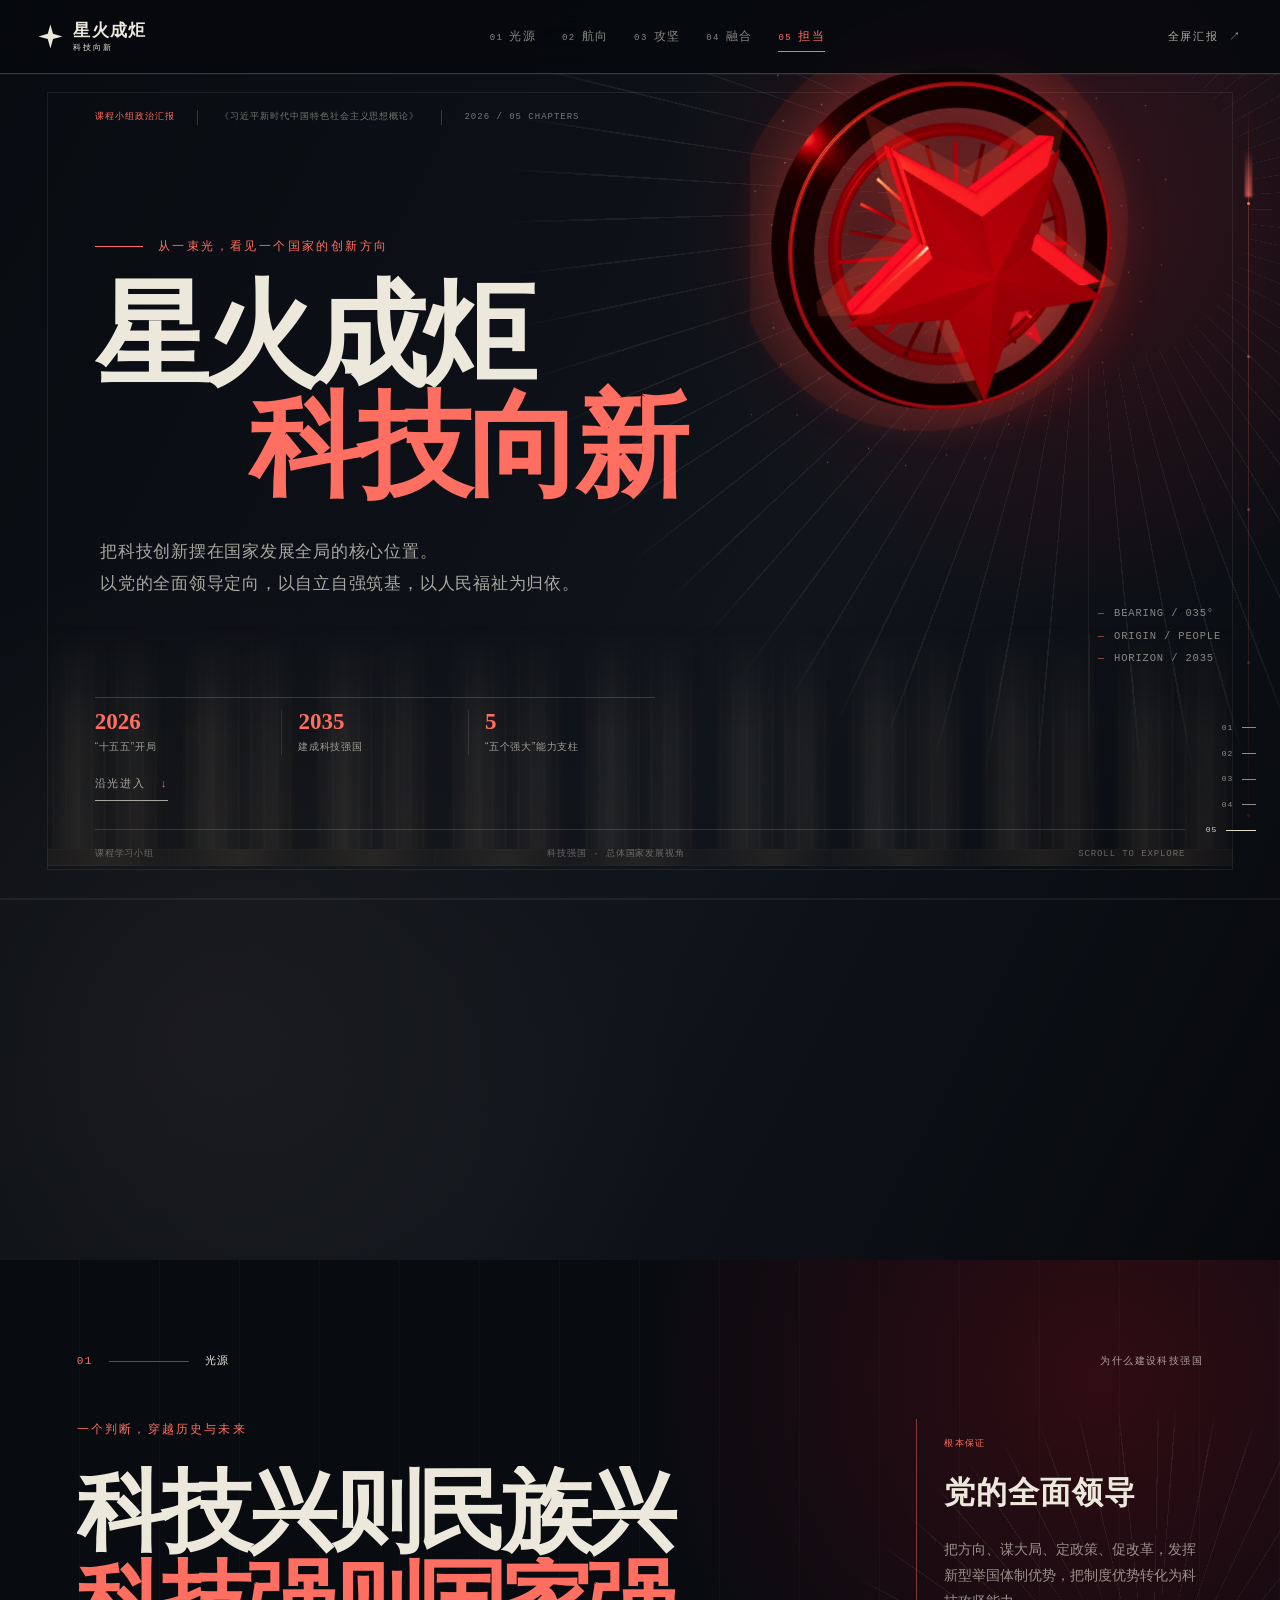
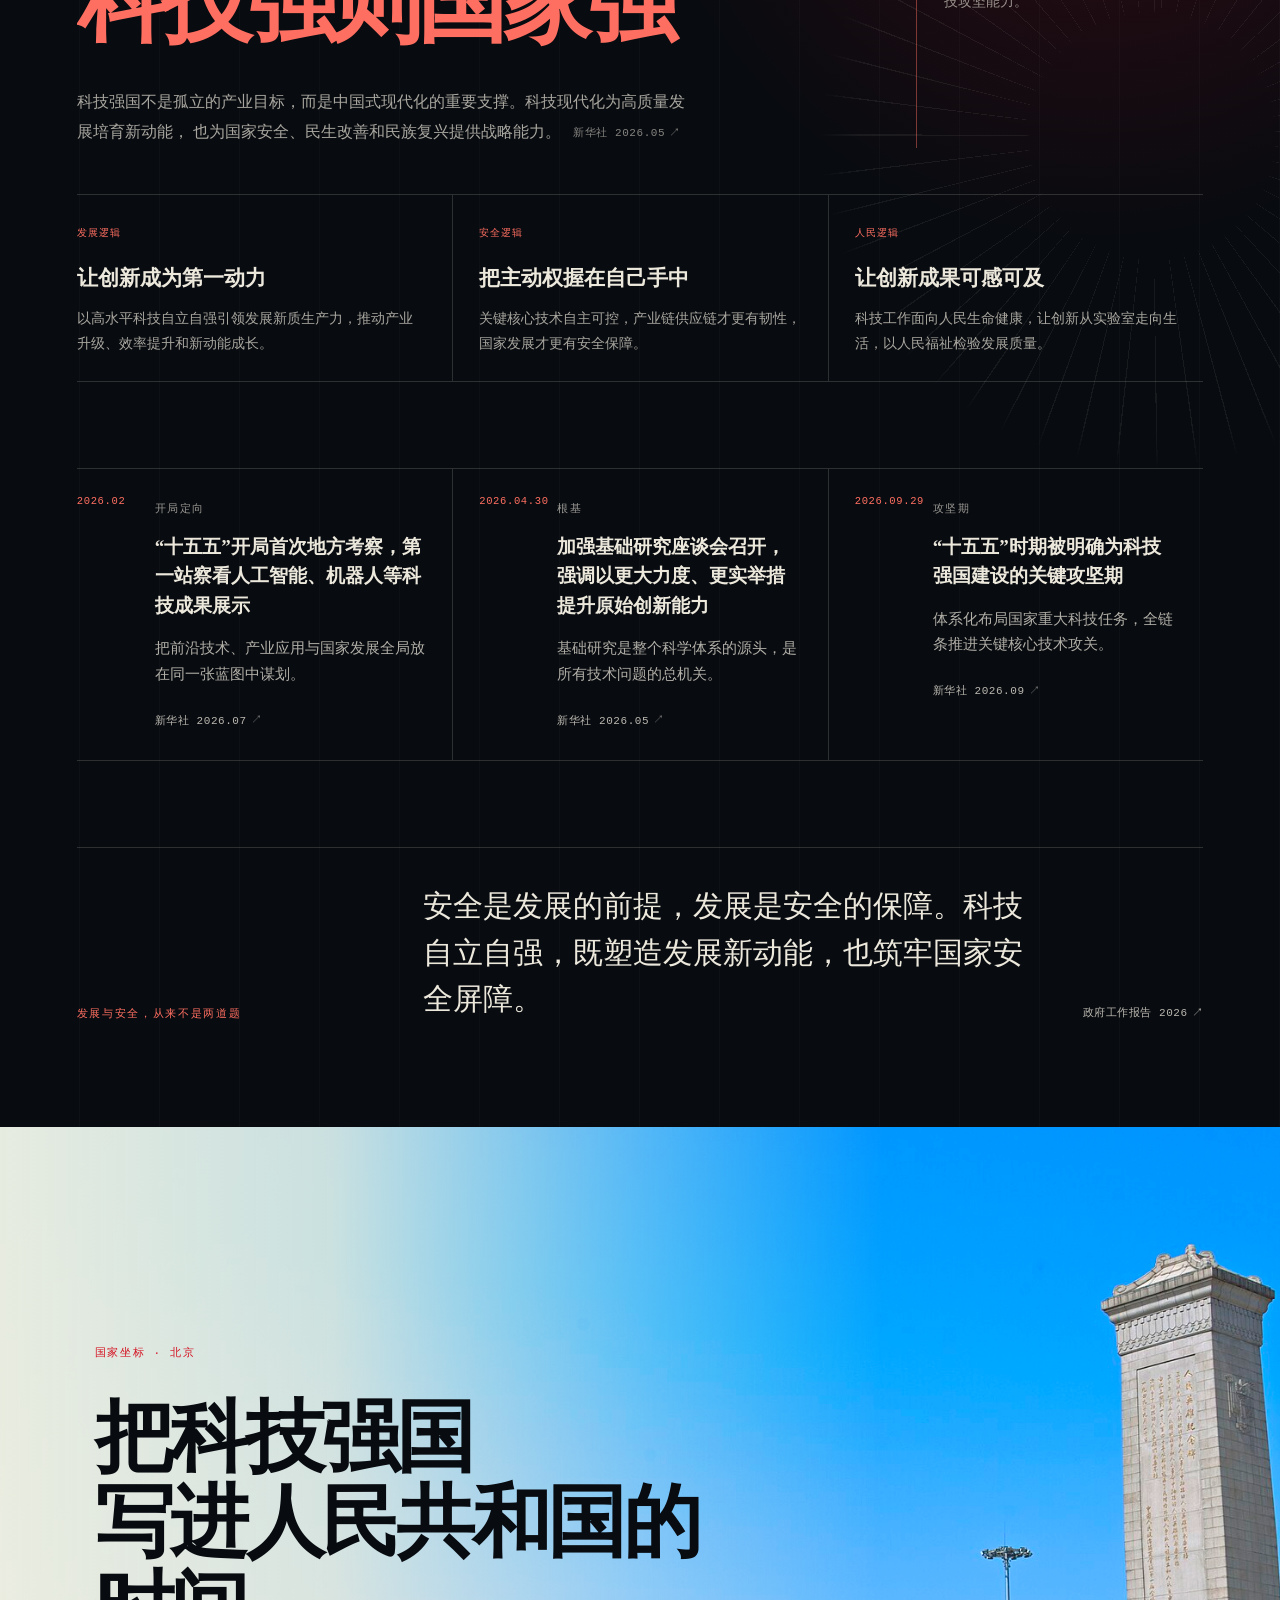
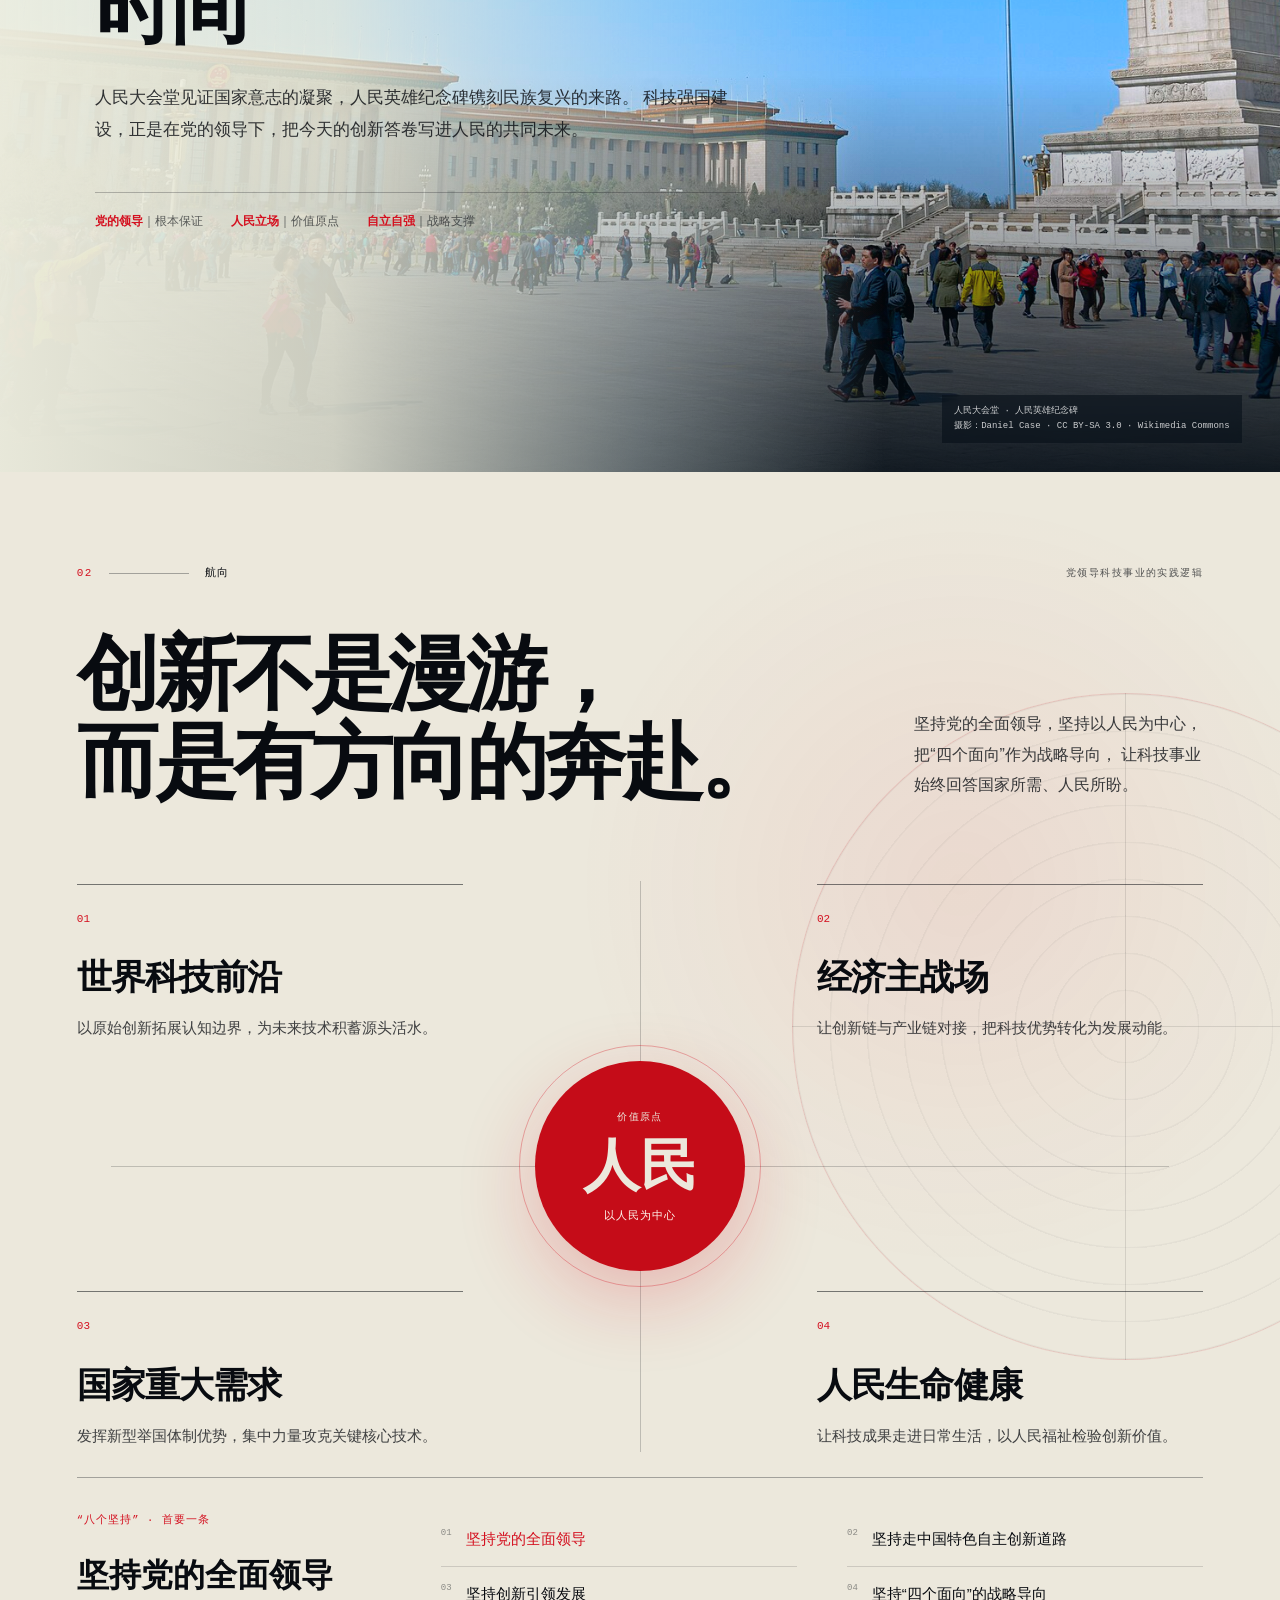
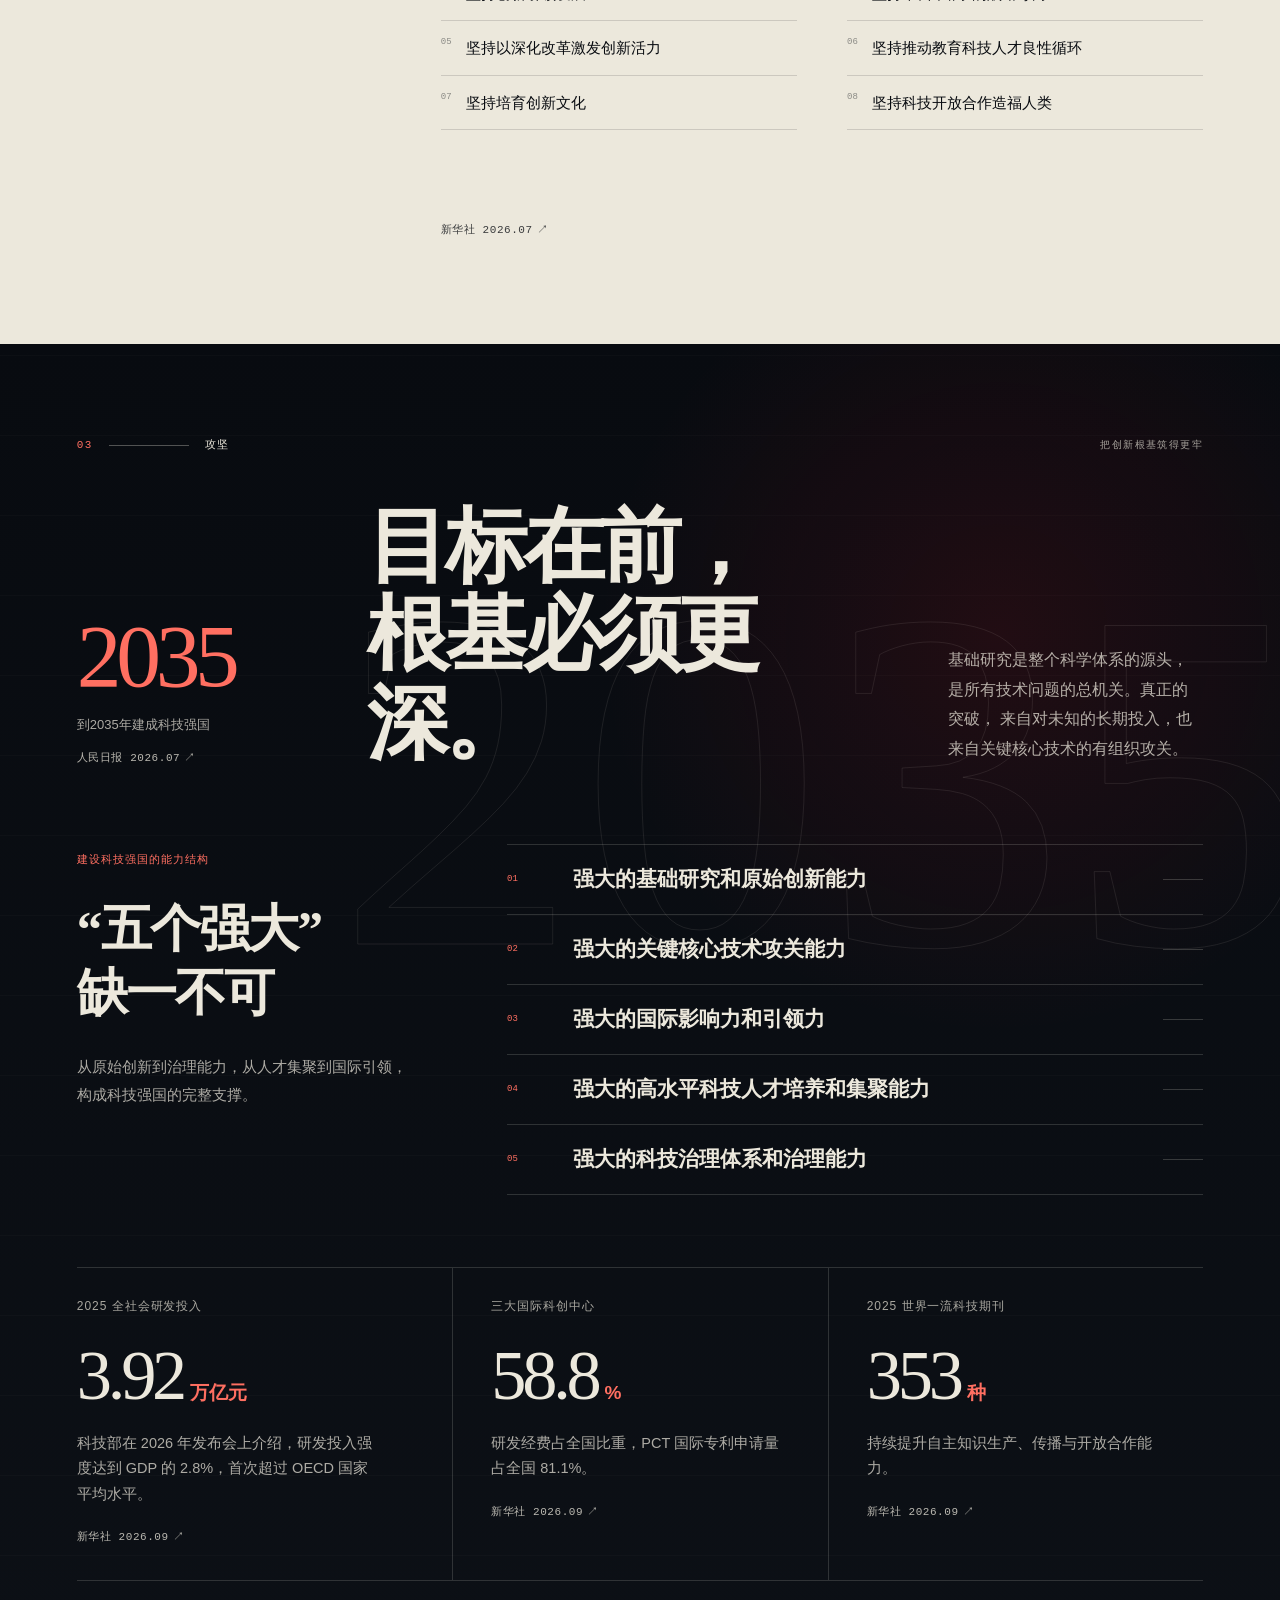
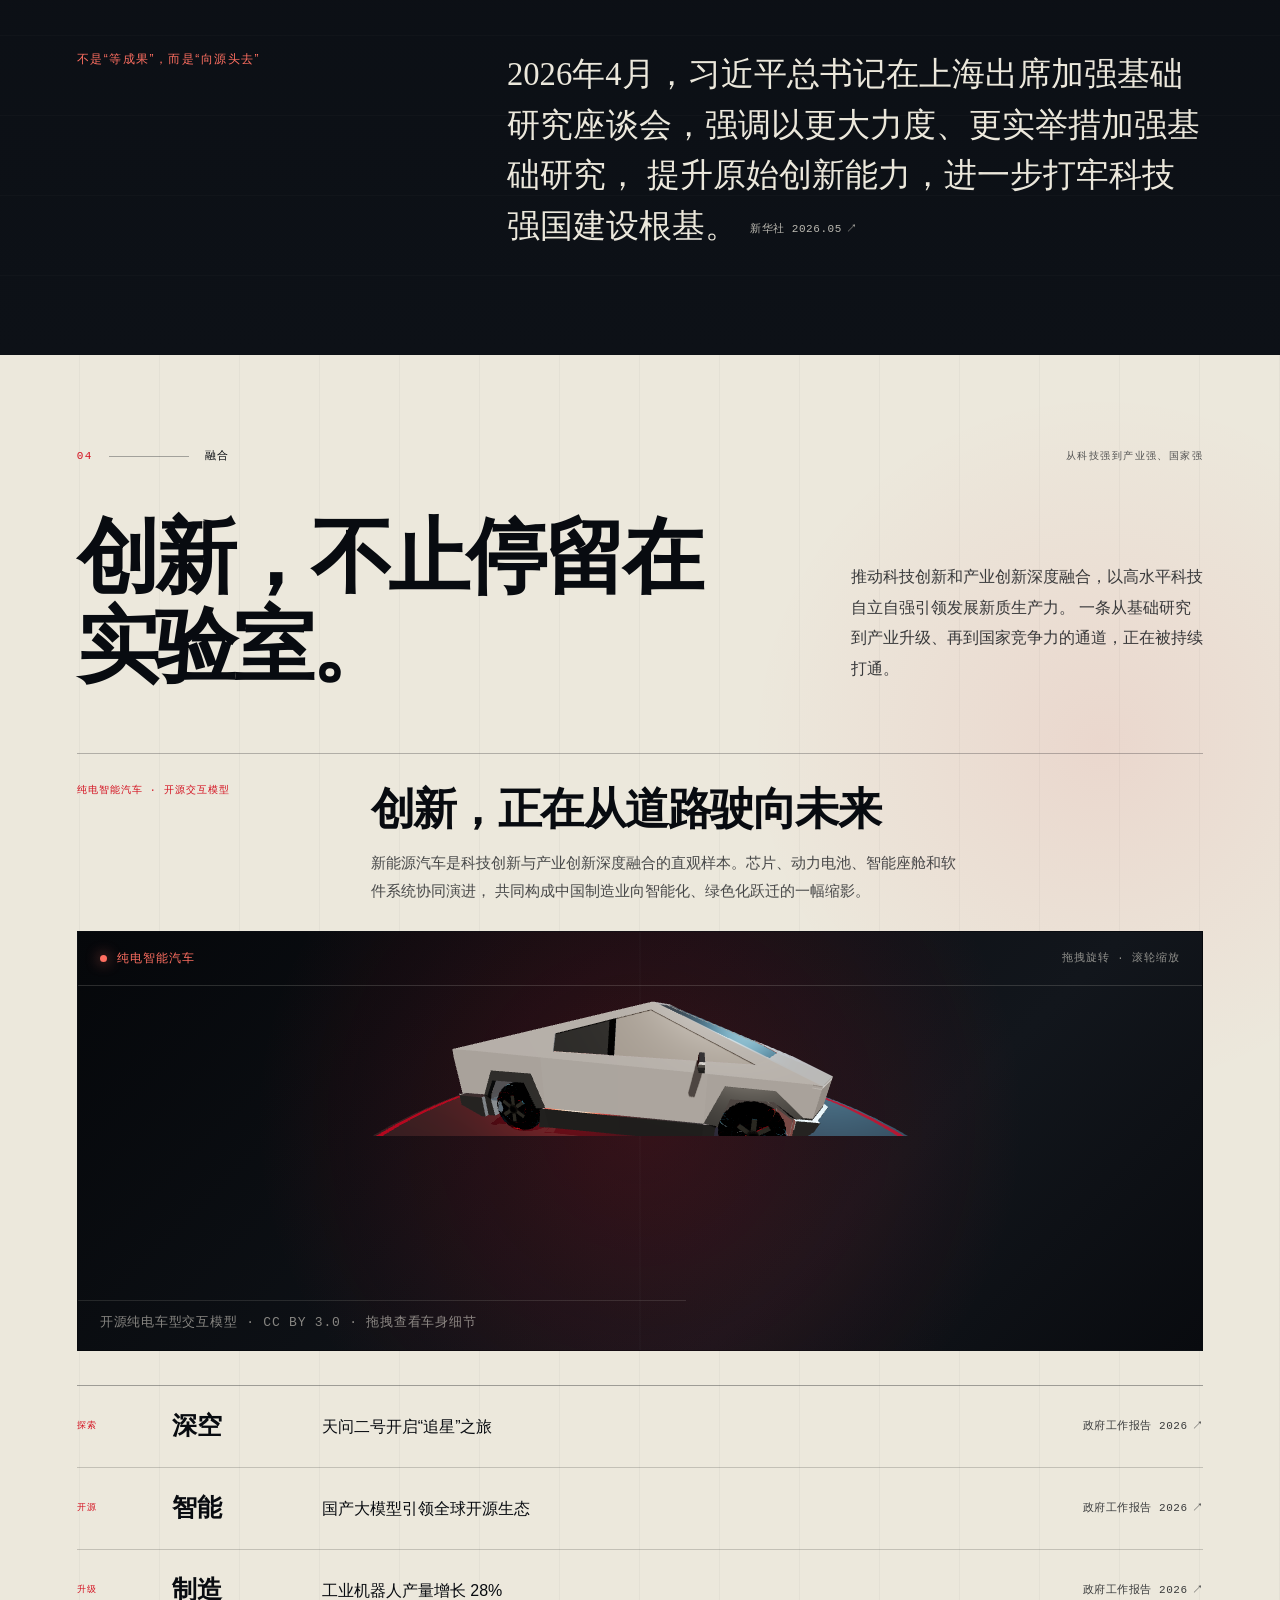
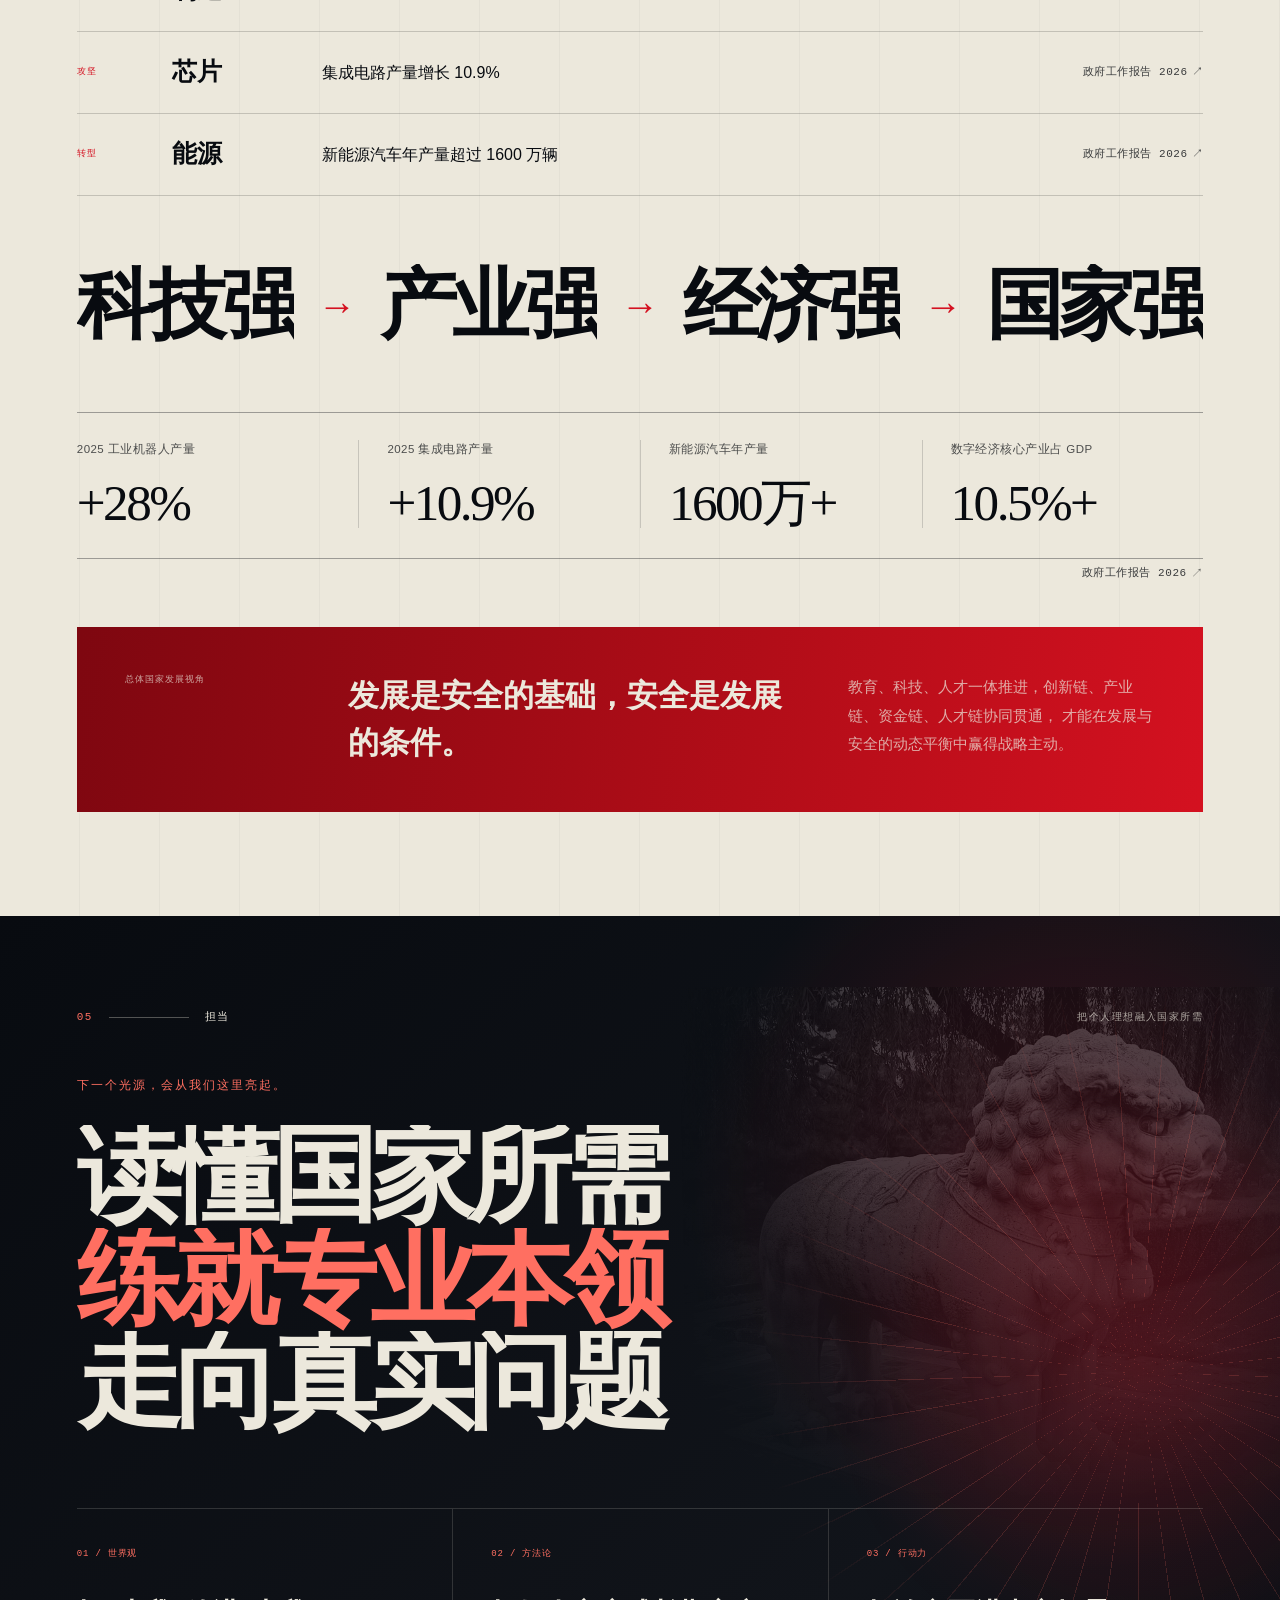
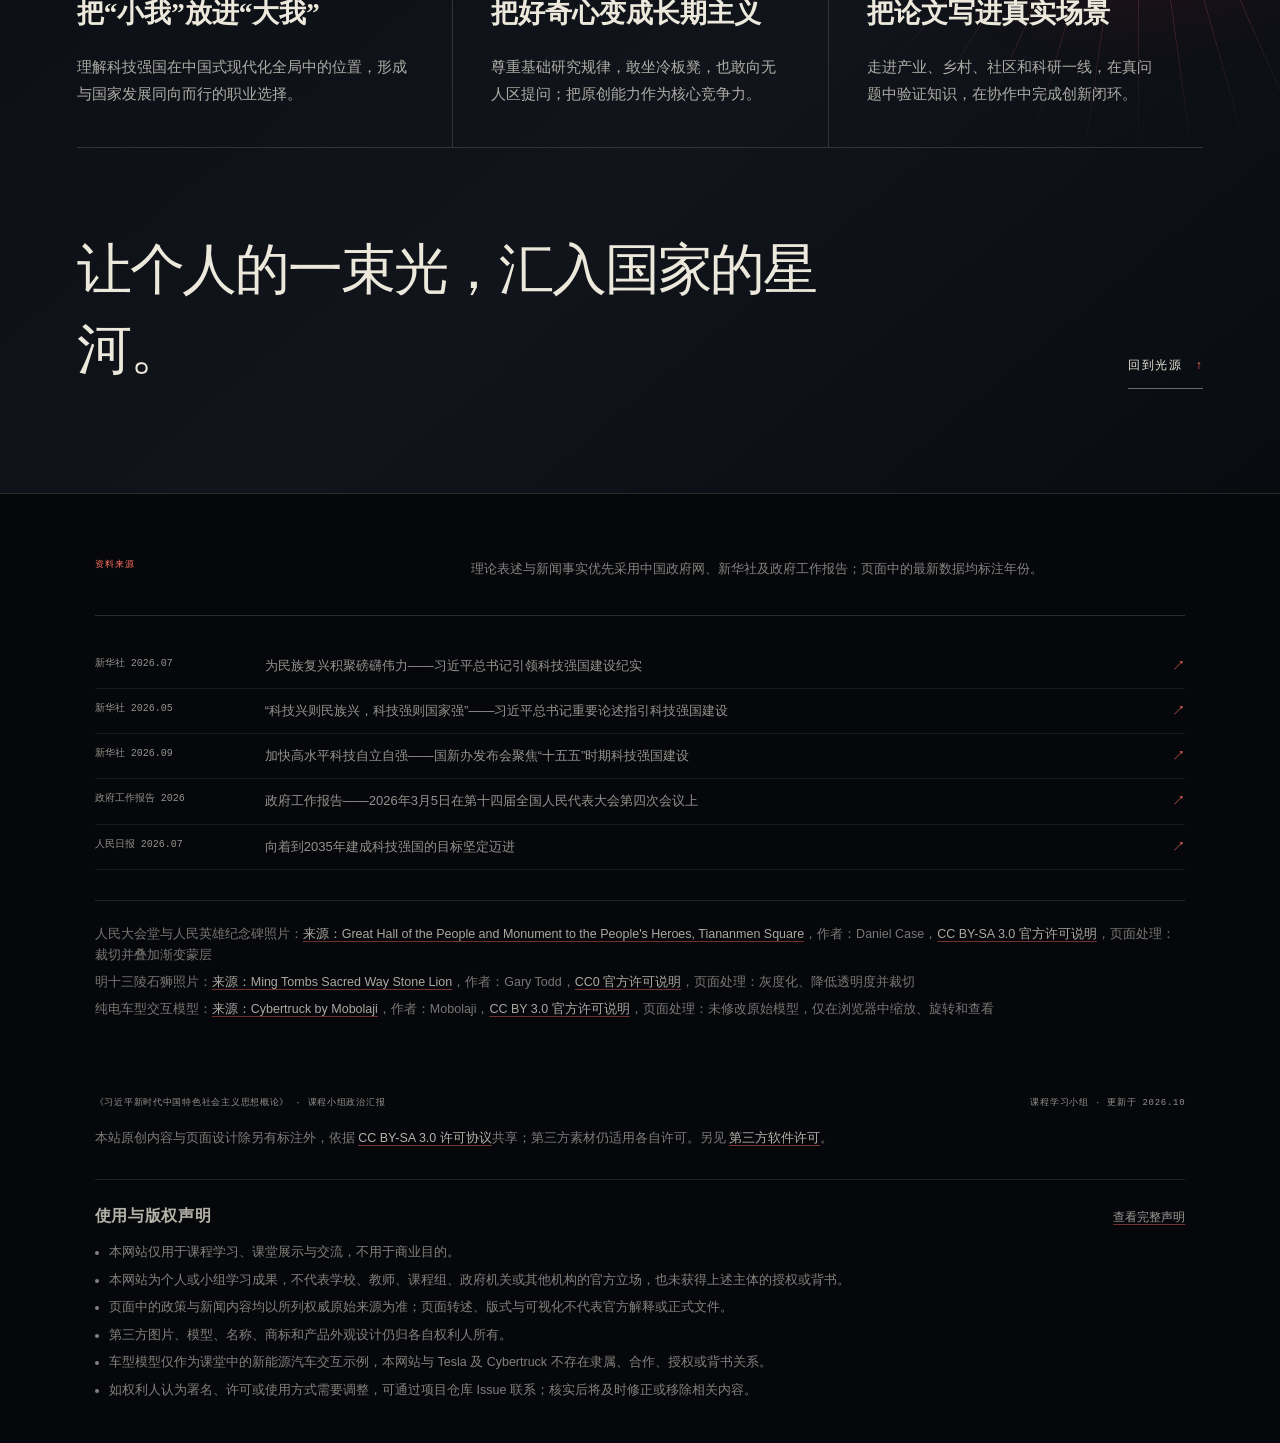
<file: index.html>
<!doctype html>
<html lang="zh-CN">
  <head>
    <meta charset="UTF-8" />
    <meta name="viewport" content="width=device-width, initial-scale=1.0" />
    <meta name="theme-color" content="#080b10" />
    <meta
      name="description"
      content="《习近平新时代中国特色社会主义思想概论》小组政治汇报：星火成炬，科技向新。"
    />
    <title>星火成炬 · 科技向新</title>
    <script type="module" crossorigin src="./assets/index-BVB989aW.js"></script>
    <link rel="stylesheet" crossorigin href="./assets/index-0hGQ7gcl.css">
  </head>
  <body>
    <div id="root"></div>
    <noscript>本汇报需要启用 JavaScript 才能显示 3D 星灯与滚动叙事。</noscript>
  </body>
</html>
</file>
<file: assets/index-0hGQ7gcl.css>
:root{color-scheme:dark;--ink: #080b10;--ink-raised: #10151c;--paper: #ece8dc;--paper-dim: #d6d1c4;--red: #d41120;--red-hot: #ff6f61;--red-deep: #7e0710;--brass: #b4936d;--muted: #94999d;--line-dark: rgba(236, 232, 220, .16);--line-light: rgba(8, 11, 16, .2);--serif: "Noto Serif SC", "Source Han Serif SC", "STZhongsong", "华文中宋", "Songti SC", "SimSun", serif;--sans: "Noto Sans SC", "Microsoft YaHei UI", "Microsoft YaHei", "PingFang SC", sans-serif;--mono: "Cascadia Mono", "SFMono-Regular", Consolas, monospace}*{box-sizing:border-box}html{background:var(--ink);scroll-padding-top:84px}body{margin:0;min-width:320px;background:var(--ink);color:var(--paper);font-family:var(--sans);font-size:16px;line-height:1.7;overflow-x:clip;-webkit-font-smoothing:antialiased;text-rendering:optimizeLegibility}button,a{font:inherit}button{color:inherit}button:active{transform:translateY(1px) scale(.985)}a{color:inherit;text-decoration:none}::selection{color:var(--paper);background:var(--red)}.app{position:relative;min-height:100vh;isolation:isolate}.skip-link{position:fixed;z-index:100;top:16px;left:16px;padding:10px 16px;color:var(--ink);background:var(--paper);transform:translateY(-150%);transition:transform .18s ease}.skip-link:focus{transform:translateY(0)}.site-header{position:fixed;z-index:20;top:0;left:0;right:0;display:grid;grid-template-columns:auto 1fr auto;align-items:center;gap:40px;min-height:74px;padding:18px 3vw;border-bottom:1px solid rgba(255,255,255,.2);color:var(--paper);background:#06090de0;box-shadow:0 1px #ffffff0a;backdrop-filter:blur(18px) saturate(1.1)}.wordmark{display:inline-flex;align-items:center;gap:11px;width:max-content}.wordmark-mark{display:block;width:24px;aspect-ratio:1;background:currentColor;clip-path:polygon(50% 0,61% 39%,100% 50%,61% 61%,50% 100%,39% 61%,0 50%,39% 39%)}.wordmark-emblem{width:30px;height:30px;object-fit:contain;filter:drop-shadow(0 0 8px rgba(255,179,92,.2))}.wordmark>span:last-child{display:grid;line-height:1.15}.wordmark b{font-family:var(--serif);font-size:17px;letter-spacing:.08em}.wordmark small{margin-top:3px;font-family:var(--mono);font-size:8px;letter-spacing:.22em}.desktop-nav{display:flex;justify-content:center;gap:clamp(12px,2vw,34px)}.desktop-nav button,.fullscreen-button{border:0;background:transparent;cursor:pointer}.desktop-nav button{position:relative;display:flex;align-items:baseline;gap:6px;padding:6px 0;font-size:12px;letter-spacing:.12em;opacity:.56;transition:opacity .18s ease}.desktop-nav button span{font-family:var(--mono);font-size:9px}.desktop-nav button:after{content:"";position:absolute;left:0;right:0;bottom:1px;height:1px;background:currentColor;transform:scaleX(0);transform-origin:left;transition:transform .22s ease}.desktop-nav button:hover,.desktop-nav button:focus-visible,.desktop-nav button.is-active{opacity:1}.desktop-nav button.is-active{color:var(--red-hot)}.desktop-nav button.is-active:after,.desktop-nav button:hover:after{transform:scaleX(1)}.fullscreen-button{display:inline-flex;align-items:center;gap:11px;padding:8px 0;font-size:11px;letter-spacing:.14em;opacity:.72;transition:opacity .18s ease,transform .12s ease}.fullscreen-button:hover,.fullscreen-button:focus-visible{opacity:1}button:focus-visible,a:focus-visible{outline:1px solid currentColor;outline-offset:5px}.star-canvas{position:fixed;z-index:7;top:4.6vh;right:1.4vw;width:min(40vw,610px);aspect-ratio:1;pointer-events:none;transform-origin:50% 50%;will-change:transform,opacity;filter:drop-shadow(0 0 24px rgba(255,77,61,.34))}.star-fallback{position:absolute;inset:22%;display:grid;place-items:center;border-radius:50%;background:radial-gradient(circle,rgba(255,108,84,.3),rgba(126,7,16,.1) 48%,transparent 68%)}.star-fallback span{display:block;width:42%;aspect-ratio:1;background:var(--red);clip-path:polygon(50% 0,61.8% 34.6%,98.5% 34.6%,69% 56%,80.6% 91%,50% 70%,19.4% 91%,31% 56%,1.5% 34.6%,38.2% 34.6%)}.ceiling-field{position:fixed;z-index:1;top:-30vw;right:-31vw;width:min(92vw,1320px);aspect-ratio:1;border-radius:50%;pointer-events:none;opacity:.5;background:repeating-conic-gradient(from 3deg,rgba(236,232,220,.14) 0deg .2deg,transparent .2deg 5.2deg);mask-image:radial-gradient(circle,transparent 0 19%,#000 20% 58%,transparent 71%);will-change:transform,opacity}.page-grid{position:fixed;z-index:0;inset:0;pointer-events:none;opacity:.1;background-image:linear-gradient(rgba(236,232,220,.14) 1px,transparent 1px),linear-gradient(90deg,rgba(236,232,220,.14) 1px,transparent 1px);background-size:64px 64px;mask-image:linear-gradient(to bottom,transparent 0,#000 16%,#000 84%,transparent 100%)}.signal-rail{position:fixed;z-index:6;top:104px;right:2.45vw;bottom:44px;width:1px;pointer-events:none;background:linear-gradient(to bottom,transparent,rgba(255,111,97,.28) 12%,rgba(255,111,97,.14) 70%,transparent)}.signal-rail:before{content:"";position:absolute;top:13%;left:-1px;width:3px;height:3px;border-radius:50%;background:var(--red-hot);box-shadow:0 17vh #ff6f6180,0 34vh #ff6f6157,0 51vh #ff6f6138,0 68vh #ff6f6124}.signal-rail span{position:absolute;top:6%;left:-3px;width:7px;height:48px;background:linear-gradient(transparent,var(--red-hot));filter:blur(1px);opacity:.7;animation:signal-travel 9s linear infinite}@keyframes signal-travel{0%{transform:translateY(-10vh)}to{transform:translateY(82vh)}}.chapter-dock{position:fixed;z-index:18;right:24px;bottom:63px;display:grid;gap:12px;mix-blend-mode:difference}.chapter-dock button{display:flex;align-items:center;justify-content:flex-end;gap:9px;padding:0;border:0;background:transparent;cursor:pointer;opacity:.62;transition:opacity .18s ease}.chapter-dock button span{font-family:var(--mono);font-size:8px;letter-spacing:.1em}.chapter-dock button i{width:14px;height:1px;background:currentColor;transition:width .22s ease}.chapter-dock button.is-active,.chapter-dock button:hover{opacity:1}.chapter-dock button.is-active i{width:30px}.hero-scroll{position:relative;height:140vh;background:radial-gradient(circle at 83% 17%,rgba(212,17,32,.2),transparent 25rem),radial-gradient(circle at 16% 82%,rgba(180,147,109,.08),transparent 30rem),linear-gradient(117deg,#080b10,#10141b 58%,#07090d)}.hero-sticky{position:sticky;top:0;display:flex;flex-direction:column;min-height:100vh;overflow:hidden;padding:110px 7.4vw 38px}.hero-colonnade{position:absolute;z-index:0;left:3.7vw;right:3.7vw;bottom:34px;height:27vh;display:flex;align-items:flex-end;gap:1.25vw;overflow:hidden;opacity:.17;pointer-events:none;mask-image:linear-gradient(to top,#000 0,rgba(0,0,0,.82) 55%,transparent 100%);perspective:900px}.hero-colonnade span{position:relative;flex:1;height:100%;border-radius:5px 5px 0 0;background:repeating-linear-gradient(90deg,#ffffff08 0 4px,#ece8dc3d 5px 6px,#ffffff08 7px 13px),linear-gradient(90deg,#29241f,#8e7c64 24%,#302821,#77644f 78%,#211c18);box-shadow:inset 0 0 32px #0000008c;transform:rotateY(calc((var(--column-index, 0) - 4) * .4deg))}.hero-colonnade span:before,.hero-colonnade span:after{content:"";position:absolute;left:-12%;width:124%;height:6%;border:1px solid rgba(255,225,181,.18);background:linear-gradient(90deg,#44372b,#8d7658 50%,#2c241d)}.hero-colonnade span:before{top:0}.hero-colonnade span:after{bottom:0}.scene-wipe{position:fixed;z-index:80;inset:0;visibility:hidden;overflow:hidden;pointer-events:none}.scene-wipe-panel{display:grid;place-items:center;width:100%;height:100%;color:#fff7ec;background:linear-gradient(108deg,transparent 0 72%,rgba(255,225,182,.22) 72.2% 72.6%,transparent 72.8%),repeating-linear-gradient(90deg,transparent 0 79px,rgba(255,255,255,.05) 79px 80px),linear-gradient(112deg,#79050d,#c30e1b 61%,#8a0a12);clip-path:polygon(0 0,86% 0,100% 100%,0 100%);transform:translate(-112%)}.scene-wipe-copy{display:grid;justify-items:center;gap:14px}.scene-wipe-copy span{font-family:var(--mono);font-size:11px;letter-spacing:.28em}.scene-wipe-copy b{font-family:var(--serif);font-size:clamp(64px,10vw,150px);line-height:1;letter-spacing:.1em}.hero-sticky:before{content:"";position:absolute;z-index:-1;inset:92px 3.7vw 30px;border:1px solid rgba(236,232,220,.08)}.hero-meta{display:flex;align-items:center;gap:22px;font-family:var(--mono);color:#ece8dc78;font-size:9px;letter-spacing:.11em}.hero-meta span:first-child{color:var(--red-hot)}.hero-meta span+span{padding-left:22px;border-left:1px solid rgba(236,232,220,.2)}.hero-copy{position:relative;z-index:3;width:min(62vw,970px);margin-top:auto;margin-bottom:auto;padding-bottom:1vh;transform-origin:10% 48%;will-change:transform,opacity}.hero-kicker{display:flex;align-items:center;gap:15px;margin:0 0 25px;color:var(--red-hot);font-size:12px;letter-spacing:.2em}.hero-kicker span{display:block;width:48px;height:1px;background:currentColor}.hero-title{display:grid;margin:0;font-family:var(--serif);font-size:clamp(72px,8.9vw,146px);font-weight:700;line-height:.97;letter-spacing:-.045em;will-change:transform,opacity}.hero-title span{display:block}.hero-title strong{display:block;margin-left:1.35em;color:var(--red-hot);font-weight:inherit}.hero-lede{max-width:570px;margin:34px 0 0 5px;color:#ece8dcb3;font-size:17px;line-height:1.85;letter-spacing:.045em}.hero-coordinate{position:absolute;right:4.6vw;bottom:26vh;display:grid;gap:8px;color:#ece8dc8c;font-family:var(--mono);font-size:10.5px;line-height:1.4;letter-spacing:.08em}.hero-coordinate span:before{content:"—";display:inline-block;margin-right:9px;color:#ff6f61b3}.hero-signals{position:absolute;z-index:4;left:7.4vw;bottom:145px;display:grid;grid-template-columns:repeat(3,minmax(0,1fr));width:min(44vw,560px);padding-top:12px;border-top:1px solid rgba(236,232,220,.18)}.hero-signals div{display:grid;gap:5px;padding-right:16px}.hero-signals div+div{padding-left:16px;border-left:1px solid rgba(236,232,220,.12)}.hero-signals b{color:var(--red-hot);font-family:var(--serif);font-size:23px;font-weight:600;line-height:1}.hero-signals span{color:#ece8dca3;font-size:10px;letter-spacing:.07em}.enter-link{position:absolute;z-index:4;left:7.4vw;bottom:96px;display:inline-flex;align-items:center;gap:15px;padding:11px 0;color:#ece8dcad;font-size:11px;letter-spacing:.16em}.enter-link:after{content:"";position:absolute;left:0;right:0;bottom:3px;height:1px;background:currentColor;transform-origin:left;transition:transform .24s ease}.enter-link:hover:after,.enter-link:focus-visible:after{transform:scaleX(.28)}.enter-link span{color:var(--red-hot)}.hero-footer{display:flex;justify-content:space-between;align-items:flex-end;margin-top:auto;padding-top:17px;border-top:1px solid rgba(236,232,220,.15);color:#ece8dc61;font-family:var(--mono);font-size:9px;letter-spacing:.1em}.landmark-section{position:relative;min-height:105svh;overflow:hidden;color:var(--ink);background:#71b8e6}.landmark-photo,.landmark-shade{position:absolute;inset:0;width:100%;height:100%}.landmark-photo{object-fit:cover;object-position:54% 50%;filter:saturate(1.18) contrast(1.04);transform:scale(1.015)}.landmark-shade{z-index:1;background:linear-gradient(90deg,rgba(238,238,223,.97) 0%,rgba(235,235,219,.86) 26%,rgba(224,235,233,.38) 50%,transparent 69%),linear-gradient(to top,rgba(3,12,20,.9) 0%,transparent 42%)}.landmark-copy{position:relative;z-index:2;display:flex;flex-direction:column;justify-content:center;width:min(51vw,850px);min-height:105svh;margin-left:7.4vw;padding:112px 0 135px}.landmark-index{color:var(--red);font-family:var(--mono);font-size:11px;letter-spacing:.15em}.landmark-copy h2{margin:32px 0 30px;font-family:var(--serif);font-size:clamp(55px,6.2vw,106px);font-weight:700;line-height:1.08;letter-spacing:-.045em;text-wrap:balance}.landmark-copy p{max-width:640px;margin:0;color:#080b10d1;font-size:17px;line-height:1.9}.landmark-figures{display:flex;flex-wrap:wrap;gap:16px 28px;margin-top:46px;padding-top:18px;border-top:1px solid rgba(8,11,16,.25);color:#080b109e;font-size:12px}.landmark-figures b{color:var(--red);font-weight:700}.landmark-caption{position:absolute;z-index:2;right:3vw;bottom:29px;margin:0;padding:9px 12px;color:#ffffffc7;background:#040e178c;font-family:var(--mono);font-size:9px;line-height:1.65;backdrop-filter:blur(6px)}.chapter{position:relative;z-index:2;overflow:hidden;scroll-margin-top:74px}.chapter>.section-wrap{position:relative;z-index:2}.section-wrap{width:min(1280px,88vw);margin:0 auto;padding:92px 0 104px}.section-index{display:grid;grid-template-columns:auto 80px auto 1fr;align-items:center;gap:16px;margin-bottom:48px;font-family:var(--mono);font-size:11px;letter-spacing:.13em}.section-index .section-number{color:var(--red-hot)}.section-rule{height:1px;background:currentColor;opacity:.32}.section-index small{justify-self:end;color:inherit;font-size:10px;opacity:.68}.accent-line{color:var(--red-hot)}.source-link{display:inline-flex;align-items:center;gap:4px;width:max-content;color:currentColor;font-family:var(--mono);font-size:11px;letter-spacing:.05em;white-space:nowrap;opacity:.78;transition:opacity .18s ease}.source-link:hover,.source-link:focus-visible{opacity:1}.origin{background:linear-gradient(90deg,transparent 0 7.4vw,rgba(236,232,220,.06) 7.4vw 7.45vw,transparent 7.45vw),repeating-linear-gradient(90deg,transparent 0 79px,rgba(236,232,220,.025) 79px 80px),radial-gradient(circle at 86% 8%,rgba(212,17,32,.2),transparent 29rem),var(--ink);color:var(--paper)}.origin:before{content:"";position:absolute;right:-18vw;top:8%;width:56vw;aspect-ratio:1;border-radius:50%;background:repeating-conic-gradient(from 4deg,rgba(236,232,220,.07) 0deg .25deg,transparent .25deg 7deg);mask-image:radial-gradient(circle,transparent 0 24%,#000 25% 58%,transparent 66%);pointer-events:none}.origin-layout{display:grid;grid-template-columns:minmax(0,1.85fr) minmax(260px,.72fr);gap:clamp(44px,8vw,130px);align-items:end}.statement-kicker{margin:0 0 27px;color:var(--red-hot);font-size:12px;letter-spacing:.18em}.origin-statement h2{margin:0;font-family:var(--serif);font-size:clamp(56px,7vw,112px);line-height:1.02;letter-spacing:-.055em}.statement-clip{display:block;overflow:hidden}.origin-explainer{max-width:38em;margin:38px 0 0;color:#ece8dcb3;font-size:16px;line-height:1.9}.origin-explainer .source-link{margin-left:12px;vertical-align:middle}.origin-principle{align-self:stretch;padding:8px 0 8px 27px;border-left:1px solid rgba(255,111,97,.45)}.origin-principle>span{color:var(--red-hot);font-family:var(--mono);font-size:9px;letter-spacing:.15em}.origin-principle b{display:block;margin:19px 0 24px;font-family:var(--serif);font-size:31px;line-height:1.3;letter-spacing:.03em}.origin-principle p{margin:0;color:#ece8dc99;font-size:14px;line-height:1.85}.origin-timeline{display:grid;grid-template-columns:repeat(3,1fr);margin-top:86px;border-top:1px solid var(--line-dark);border-bottom:1px solid var(--line-dark)}.development-logic{display:grid;grid-template-columns:repeat(3,1fr);margin-top:46px;border-top:1px solid var(--line-dark);border-bottom:1px solid var(--line-dark)}.development-logic article{min-height:178px;padding:22px 26px 26px 0}.development-logic article+article{padding-left:26px;border-left:1px solid var(--line-dark)}.development-logic span{color:var(--red-hot);font-family:var(--mono);font-size:10px;letter-spacing:.1em}.development-logic b{display:block;margin:17px 0 10px;font-family:var(--serif);font-size:21px}.development-logic p{margin:0;color:#ece8dcb3;font-size:14px;line-height:1.72}.origin-event{display:grid;grid-template-columns:62px 1fr;gap:16px;min-height:252px;padding:24px 26px 28px 0}.origin-event+.origin-event{padding-left:26px;border-left:1px solid var(--line-dark)}.origin-event time{color:var(--red-hot);font-family:var(--mono);font-size:10.5px;letter-spacing:.06em}.origin-event span{color:#ece8dca3;font-family:var(--mono);font-size:10.5px;letter-spacing:.14em}.origin-event h3{margin:12px 0 16px;font-family:var(--serif);font-size:19px;line-height:1.55;font-weight:700}.origin-event p{margin:0 0 18px;color:#ece8dcbd;font-size:14.5px;line-height:1.75}.origin-quote{display:grid;grid-template-columns:.75fr 1.5fr auto;align-items:end;gap:34px;margin:86px 0 0;padding:35px 0 0;border-top:1px solid var(--line-dark)}.origin-quote>span{color:var(--red-hot);font-size:11px;letter-spacing:.15em}.origin-quote p{max-width:680px;margin:0;font-family:var(--serif);font-size:clamp(23px,2.35vw,37px);line-height:1.55}.direction{background:radial-gradient(circle at 75% 28%,rgba(212,17,32,.07),transparent 24rem),var(--paper);color:var(--ink)}.direction:after{content:"";position:absolute;z-index:0;right:-14vw;top:15%;width:52vw;aspect-ratio:1;border:1px solid rgba(212,17,32,.12);border-radius:50%;background:repeating-radial-gradient(circle,transparent 0 35px,rgba(8,11,16,.035) 36px 37px),linear-gradient(90deg,transparent 49.92%,rgba(8,11,16,.11) 49.92% 50.08%,transparent 50.08%),linear-gradient(transparent 49.92%,rgba(8,11,16,.11) 49.92% 50.08%,transparent 50.08%);pointer-events:none}.direction .section-index .section-number{color:var(--red)}.direction-heading{display:grid;grid-template-columns:minmax(0,1.4fr) minmax(280px,.56fr);gap:clamp(50px,9vw,130px);align-items:end}.direction-heading h2,.fusion-heading h2,.breakthrough-head h2{margin:0;font-family:var(--serif);font-size:clamp(48px,6.4vw,94px);line-height:1.08;letter-spacing:-.05em}.direction-heading p,.fusion-heading p{margin:0 0 7px;color:#080b10c9;font-size:16px;line-height:1.9}.orientation-map{position:relative;display:grid;grid-template-columns:minmax(0,1fr) minmax(190px,250px) minmax(0,1fr);grid-template-rows:minmax(135px,auto) minmax(205px,auto) minmax(135px,auto);gap:20px 52px;margin-top:48px;padding:28px 0;min-height:530px}.direction-axis{position:absolute;z-index:0;top:50%;left:3%;right:3%;height:1px;background:#080b1033}.direction-axis:before{content:"";position:absolute;top:-285px;bottom:-285px;left:50%;width:1px;background:#080b1033}.orientation-node{position:relative;z-index:2;padding-top:18px;border-top:1px solid rgba(8,11,16,.52)}.node-one{grid-column:1;grid-row:1}.node-two{grid-column:3;grid-row:1}.node-three{grid-column:1;grid-row:3}.node-four{grid-column:3;grid-row:3}.orientation-node>span{color:var(--red);font-family:var(--mono);font-size:11px}.orientation-node h3{margin:25px 0 14px;font-family:var(--serif);font-size:clamp(26px,2.7vw,39px);line-height:1.3;letter-spacing:-.025em}.orientation-node p{max-width:390px;margin:0;color:#080b10c2;font-size:15px;line-height:1.85}.orientation-core{position:relative;z-index:3;grid-column:2;grid-row:2;justify-self:center;align-self:center;display:grid;place-items:center;width:210px;aspect-ratio:1;padding:24px;text-align:center;color:var(--paper);background:#c50c18;border-radius:50%;box-shadow:0 26px 80px #d411203d}.orientation-core:after{content:"";position:absolute;inset:-16px;border:1px solid rgba(212,17,32,.32);border-radius:50%}.orientation-core span{align-self:end;font-size:10px;letter-spacing:.13em;opacity:1}.orientation-core b{font-family:var(--serif);font-size:57px;line-height:1}.orientation-core i{align-self:start;color:#fff8ef;font-size:11px;font-style:normal;letter-spacing:.08em}.principle-band{display:grid;grid-template-columns:290px 1fr;gap:74px;padding:34px 0 0;border-top:1px solid rgba(8,11,16,.32)}.principle-lead{display:flex;flex-direction:column;gap:22px}.principle-lead span{color:var(--red);font-family:var(--mono);font-size:10.5px;letter-spacing:.1em}.principle-lead strong{font-family:var(--serif);font-size:32px;line-height:1.45}.principle-band ol{display:grid;grid-template-columns:repeat(2,minmax(0,1fr));gap:0 50px;margin:0;padding:0;list-style:none}.principle-band li{display:flex;gap:14px;padding:14px 0;border-bottom:1px solid rgba(8,11,16,.14);font-size:15px}.principle-band li span{color:#080b106b;font-family:var(--mono);font-size:9px}.principle-band li.is-primary{color:var(--red)}.principle-band>.source-link{grid-column:2;margin-top:17px}.breakthrough{background:radial-gradient(circle at 78% 18%,rgba(212,17,32,.12),transparent 25rem),repeating-linear-gradient(0deg,transparent 0 79px,rgba(236,232,220,.018) 79px 80px),linear-gradient(180deg,#080b10,#0d1117)}.breakthrough:before{content:"2035";position:absolute;right:-.06em;top:15%;color:transparent;font-family:var(--serif);font-size:38vw;line-height:.8;-webkit-text-stroke:1px rgba(236,232,220,.09);pointer-events:none}.breakthrough-head{position:relative;z-index:2;display:grid;grid-template-columns:.55fr 1.35fr .7fr;gap:clamp(38px,7vw,100px);align-items:end}.breakthrough-head>div{display:flex;flex-direction:column;align-items:flex-start}.year-target{color:var(--red-hot);font-family:var(--serif);font-size:clamp(56px,7vw,105px);line-height:.9;letter-spacing:-.06em}.breakthrough-head>div p{margin:18px 0 13px;color:#ece8dcb8;font-size:13px}.breakthrough-head>p{margin:0 0 5px;color:#ece8dcbd;font-size:15.5px;line-height:1.9}.strength-layout{position:relative;z-index:2;display:grid;grid-template-columns:.65fr 1.35fr;gap:95px;margin-top:76px}.strength-intro>span{color:var(--red-hot);font-family:var(--mono);font-size:10.5px;letter-spacing:.1em}.strength-intro h3{margin:26px 0 28px;font-family:var(--serif);font-size:clamp(38px,4vw,58px);line-height:1.25;letter-spacing:-.035em}.strength-intro p{max-width:380px;margin:0;color:#ece8dcb8;font-size:15px;line-height:1.85}.strength-list{margin:0;padding:0;list-style:none;border-top:1px solid var(--line-dark)}.strength-row{position:relative;display:grid;grid-template-columns:46px 1fr 80px;align-items:center;gap:20px;min-height:70px;border-bottom:1px solid var(--line-dark);overflow:hidden}.strength-row span{color:var(--red-hot);font-family:var(--mono);font-size:9px}.strength-row b{font-family:var(--serif);font-size:21px;font-weight:600}.strength-row i{height:1px;background:#ece8dc33;transform:scaleX(calc(.5 + var(--strength-index, 0) * .1));transform-origin:right}.evidence-strip{position:relative;z-index:2;display:grid;grid-template-columns:repeat(3,1fr);margin-top:72px;border-top:1px solid var(--line-dark);border-bottom:1px solid var(--line-dark)}.data-cell{min-height:260px;padding:28px 38px 32px 0}.data-cell+.data-cell{padding-left:38px;border-left:1px solid var(--line-dark)}.data-cell>span{display:block;color:#ece8dcb3;font-size:12px;letter-spacing:.08em}.data-cell strong{display:inline-block;margin:28px 7px 7px 0;color:var(--paper);font-family:var(--serif);font-size:clamp(55px,5.5vw,82px);font-weight:500;line-height:.9;letter-spacing:-.06em}.data-cell small{color:var(--red-hot);font-size:19px;font-weight:600}.data-cell p{max-width:300px;margin:16px 0 14px;color:#ece8dcb8;font-size:14.5px;line-height:1.75}.basic-research-note{display:grid;grid-template-columns:.65fr 1.35fr;gap:95px;margin-top:68px}.basic-research-note>span{color:var(--red-hot);font-size:12px;letter-spacing:.12em}.basic-research-note p{max-width:810px;margin:0;font-family:var(--serif);font-size:clamp(24px,2.55vw,40px);line-height:1.55}.basic-research-note .source-link{margin-left:12px;vertical-align:middle}.fusion{background:radial-gradient(circle at 86% 18%,rgba(212,17,32,.08),transparent 22rem),repeating-linear-gradient(90deg,transparent 0 79px,rgba(8,11,16,.035) 79px 80px),var(--paper);color:var(--ink)}.fusion .section-index .section-number{color:var(--red)}.fusion-heading{display:grid;grid-template-columns:minmax(0,1.1fr) minmax(290px,.6fr);gap:clamp(50px,10vw,150px);align-items:end}.vehicle-section-heading{display:grid;grid-template-columns:.45fr 1.55fr;gap:52px;align-items:start;margin-top:62px;padding-top:28px;border-top:1px solid rgba(8,11,16,.26)}.vehicle-section-heading>span{color:var(--red);font-family:var(--mono);font-size:10px;letter-spacing:.1em}.vehicle-section-heading h3{margin:0 0 13px;font-family:var(--serif);font-size:clamp(30px,3.4vw,50px);line-height:1.25;letter-spacing:-.035em}.vehicle-section-heading p{max-width:39em;margin:0;color:#080b10b8;font-size:15px;line-height:1.85}.vehicle-showcase{position:relative;display:flex;flex-direction:column;min-height:420px;margin:26px 0 34px;overflow:hidden;color:var(--paper);background:radial-gradient(circle at 50% 45%,rgba(212,17,32,.2),transparent 24rem),linear-gradient(135deg,#05070a,#12161c 68%,#090b0f);border:1px solid rgba(8,11,16,.42)}.vehicle-showcase:before{content:"";position:absolute;inset:0;pointer-events:none;background:linear-gradient(90deg,transparent 49.94%,rgba(236,232,220,.06) 50%,transparent 50.06%),linear-gradient(transparent 49.94%,rgba(236,232,220,.06) 50%,transparent 50.06%)}.vehicle-toolbar{position:relative;z-index:3;display:flex;justify-content:space-between;gap:24px;align-items:center;padding:17px 22px;border-bottom:1px solid rgba(236,232,220,.16);font-family:var(--mono);font-size:11.5px;letter-spacing:.09em}.vehicle-toolbar>span{display:inline-flex;align-items:center;gap:10px;color:var(--red-hot)}.vehicle-toolbar i{width:7px;height:7px;border-radius:50%;background:var(--red-hot);box-shadow:0 0 14px #ff6f61e6}.vehicle-toolbar small{color:#ece8dc94;font-size:10.5px}.vehicle-canvas-wrap{position:relative;z-index:2;flex:1;min-height:300px;touch-action:none;cursor:grab}.vehicle-canvas-wrap:active{cursor:grabbing}.vehicle-canvas-wrap canvas{display:block}.vehicle-loader{position:absolute;inset:0;display:grid;place-content:center;justify-items:center;gap:14px;color:#ece8dcb8;font-family:var(--mono);font-size:10px;letter-spacing:.12em}.vehicle-loader span{width:36px;height:36px;border:1px solid rgba(236,232,220,.18);border-top-color:var(--red-hot);border-radius:50%;animation:spinner .9s linear infinite}@keyframes spinner{to{transform:rotate(360deg)}}.vehicle-caption{position:relative;z-index:3;margin:0;padding:12px 22px 16px;border-top:1px solid rgba(236,232,220,.12);color:#ece8dc8c;font-family:var(--mono);font-size:13px;line-height:1.6;letter-spacing:.06em;max-width:78ch}.fusion-list{margin-top:22px;border-top:1px solid rgba(8,11,16,.34)}.fusion-row{display:grid;grid-template-columns:75px 130px 1fr auto;align-items:center;gap:20px;min-height:82px;border-bottom:1px solid rgba(8,11,16,.18)}.fusion-angle{color:var(--red);font-family:var(--mono);font-size:9px;letter-spacing:.12em}.fusion-row b{font-family:var(--serif);font-size:25px}.fusion-row p{margin:0;font-size:16px}.value-chain{display:flex;align-items:center;justify-content:space-between;gap:18px;margin:68px 0 64px}.chain-clip{display:block;overflow:hidden}.chain-word{display:block;font-family:var(--serif);font-size:clamp(42px,6vw,92px);line-height:1.1;letter-spacing:-.06em}.value-chain>i{color:var(--red);font-family:var(--serif);font-size:clamp(24px,3vw,44px);font-style:normal}.fusion-evidence{position:relative;display:grid;grid-template-columns:repeat(4,1fr);gap:0;padding:27px 0 30px;border-top:1px solid rgba(8,11,16,.35);border-bottom:1px solid rgba(8,11,16,.35)}.fusion-evidence>div{display:flex;flex-direction:column;gap:17px}.fusion-evidence>div+div{padding-left:28px;border-left:1px solid rgba(8,11,16,.16)}.fusion-evidence span{color:#080b10b3;font-size:11.5px;letter-spacing:.04em}.fusion-evidence strong{font-family:var(--serif);font-size:clamp(34px,4vw,58px);line-height:1;letter-spacing:-.05em;font-weight:500}.fusion-evidence>.source-link{position:absolute;right:0;bottom:-25px}.security-band{display:grid;grid-template-columns:.44fr 1.16fr .8fr;gap:54px;margin-top:68px;padding:46px 48px;color:var(--paper);background:linear-gradient(100deg,var(--red-deep),#b20d18 60%,var(--red))}.security-band>span{font-family:var(--mono);font-size:9px;letter-spacing:.12em;opacity:.7}.security-band strong{font-family:var(--serif);font-size:31px;line-height:1.5}.security-band p{margin:0;font-size:15px;line-height:1.9;opacity:.72}.responsibility{background:radial-gradient(circle at 84% 23%,rgba(212,17,32,.22),transparent 24rem),linear-gradient(140deg,#080b10,#11141a 62%,#080b10)}.responsibility:after{content:"";position:absolute;z-index:0;right:-20vw;top:5%;width:62vw;aspect-ratio:1;border-radius:50%;background:repeating-conic-gradient(from 4deg,rgba(255,111,97,.18) 0deg .22deg,transparent .22deg 8deg),radial-gradient(circle,rgba(212,17,32,.2),transparent 56%);mask-image:radial-gradient(circle,#000 0 40%,transparent 69%);pointer-events:none}.stone-lion-frame{position:absolute;z-index:0;top:6%;right:-7%;width:min(54vw,840px);height:47%;overflow:hidden;opacity:.2;pointer-events:none;mask-image:linear-gradient(90deg,transparent 0,#000 26%,#000 75%,transparent 100%),linear-gradient(to bottom,#000 20%,transparent 94%);mask-composite:intersect}.stone-lion-frame img{width:100%;height:100%;object-fit:cover;object-position:center 54%;filter:grayscale(1) contrast(1.28) brightness(.9);mix-blend-mode:screen}.responsibility-title>p{margin:0 0 30px;color:var(--red-hot);font-size:12px;letter-spacing:.17em}.responsibility-title h2{margin:0;font-family:var(--serif);font-size:clamp(62px,8.2vw,136px);line-height:.98;letter-spacing:-.07em}.responsibility-clip{display:block;overflow:hidden}.action-grid{display:grid;grid-template-columns:repeat(3,1fr);margin-top:74px;border-top:1px solid var(--line-dark);border-bottom:1px solid var(--line-dark)}.action-grid article{min-height:238px;padding:28px 38px 38px 0}.action-grid article+article{padding-left:38px;border-left:1px solid var(--line-dark)}.action-grid span{color:var(--red-hot);font-family:var(--mono);font-size:9px;letter-spacing:.09em}.action-grid h3{margin:31px 0 20px;font-family:var(--serif);font-size:27px;line-height:1.4}.action-grid p{margin:0;color:#ece8dcb8;font-size:15px;line-height:1.85}.closing-statement{display:flex;align-items:flex-end;justify-content:space-between;gap:40px;margin-top:82px}.closing-statement>span{max-width:800px;font-family:var(--serif);font-size:clamp(33px,4.3vw,66px);line-height:1.45;letter-spacing:-.04em}.closing-statement button{display:inline-flex;align-items:center;gap:13px;flex:0 0 auto;padding:13px 0;border:0;border-bottom:1px solid rgba(236,232,220,.42);background:transparent;color:var(--paper);cursor:pointer;font-size:12px;letter-spacing:.13em}.closing-statement button span{color:var(--red-hot)}.sources-footer{position:relative;z-index:2;padding:64px 7.4vw 42px;background:#05070a;border-top:1px solid var(--line-dark)}.sources-heading{display:grid;grid-template-columns:.6fr 1.4fr;gap:70px;padding-bottom:34px;border-bottom:1px solid var(--line-dark)}.sources-heading>span{color:var(--red-hot);font-family:var(--mono);font-size:9px;letter-spacing:.12em}.sources-heading p{max-width:750px;margin:0;color:#ece8dc8c;font-size:13px;line-height:1.75}.sources-footer ol{margin:28px 0 0;padding:0;list-style:none}.media-credits{display:grid;gap:6px;padding:23px 0;margin-top:30px;border-top:1px solid rgba(236,232,220,.12);color:#ece8dc80;font-size:12.5px;line-height:1.7}.media-credits a{color:#ece8dcb8;text-decoration:underline;text-decoration-color:#ff6f616b;text-underline-offset:3px;transition:color .18s ease}.media-credits a:hover,.media-credits a:focus-visible{color:var(--red-hot)}.sources-footer li{display:grid;grid-template-columns:145px 1fr;gap:25px;padding:11px 0;border-bottom:1px solid rgba(236,232,220,.08);font-size:13px}.sources-footer li>span{color:#ece8dc9e;font-family:var(--mono);font-size:10px}.sources-footer li a{display:flex;justify-content:space-between;gap:20px;color:#ece8dc9e;transition:color .18s ease}.sources-footer li a:hover,.sources-footer li a:focus-visible{color:var(--paper)}.sources-footer li a span{color:var(--red-hot)}.footer-meta{display:flex;justify-content:space-between;gap:30px;margin-top:52px;color:#ece8dc9e;font-family:var(--mono);font-size:9px;letter-spacing:.08em}.site-license{margin:17px 0 0;color:#ece8dc85;font-size:12.5px;line-height:1.7}.site-license a{display:inline-block;white-space:nowrap;color:#ece8dcc2;text-decoration:underline;text-decoration-color:#ff6f617a;text-underline-offset:3px;transition:color .18s ease}.site-license a:hover,.site-license a:focus-visible{color:var(--red-hot)}.site-disclaimer{margin-top:30px;padding-top:22px;border-top:1px solid rgba(236,232,220,.1);color:#ece8dc8a}.site-disclaimer>div{display:flex;align-items:baseline;justify-content:space-between;gap:24px}.site-disclaimer h2{margin:0;color:#ece8dcc2;font-family:var(--serif);font-size:16px;font-weight:600;letter-spacing:.04em}.site-disclaimer a{color:#ece8dca8;font-size:12px;text-decoration:underline;text-decoration-color:#ff6f6170;text-underline-offset:3px}.site-disclaimer ul{display:grid;gap:6px;max-width:760px;margin:13px 0 0;padding-left:1.15em;font-size:12.5px;line-height:1.72;list-style:disc outside}.site-disclaimer li{display:list-item;padding:0;border:0;font-size:inherit;line-height:inherit}.site-disclaimer a:hover,.site-disclaimer a:focus-visible{color:var(--red-hot)}.scroll-progress{position:fixed;z-index:30;left:0;right:0;bottom:0;height:2px;background:#ffffff0f}.scroll-progress span{display:block;width:100%;height:100%;background:var(--red-hot);transform:scaleX(0);transform-origin:left center}@supports (animation-timeline: scroll(root block)){.scroll-progress span{animation:page-progress linear;animation-timeline:scroll(root block)}}@keyframes page-progress{to{transform:scaleX(1)}}@media(max-width:1120px){.desktop-nav{display:none}.site-header{grid-template-columns:1fr auto}.hero-copy{width:72vw}.landmark-copy{width:59vw}.star-canvas{width:min(53vw,540px);right:-2vw}.origin-layout,.direction-heading,.fusion-heading,.breakthrough-head,.strength-layout,.basic-research-note{grid-template-columns:1fr}.origin-principle{max-width:620px}.origin-timeline{grid-template-columns:1fr}.origin-event{min-height:auto;padding:24px 0}.origin-event+.origin-event{padding-left:0;border-top:1px solid var(--line-dark);border-left:0}.origin-quote{grid-template-columns:.4fr 1.4fr}.origin-quote .source-link{grid-column:2}.direction-heading p,.fusion-heading p,.breakthrough-head>p{max-width:690px}.orientation-map{gap:80px 110px}.principle-band{grid-template-columns:1fr}.principle-band>.source-link{grid-column:1}.breakthrough-head{gap:38px}.strength-layout,.basic-research-note{gap:50px}.fusion-evidence{grid-template-columns:repeat(2,1fr);gap:35px 0}.fusion-evidence>div:nth-child(3){padding-left:0;border-left:0}.security-band{grid-template-columns:.5fr 1.5fr}.security-band p{grid-column:2}.stone-lion-frame{right:-14%;width:62vw}}@media(max-width:760px){html{scroll-padding-top:64px}body{font-size:15px}.site-header{min-height:62px;padding:12px 20px;border-bottom-color:#ffffff24}.wordmark-mark{width:20px}.wordmark b{font-size:15px}.fullscreen-button{font-size:10px}.star-canvas{z-index:5;top:7.2vh;right:1.5vw;width:min(52vw,220px);opacity:.92}.ceiling-field{top:-69vw;right:-105vw;width:190vw}.page-grid{background-size:44px 44px}.signal-rail{display:none}.chapter-dock{right:13px;bottom:35px;gap:8px}.chapter-dock button span{display:none}.chapter-dock button i{width:9px}.chapter-dock button.is-active i{width:22px}.hero-scroll{height:125vh}.hero-sticky{min-height:100svh;padding:87px 7vw 24px}.hero-sticky:before{inset:72px 4vw 16px}.hero-meta{display:grid;gap:3px;font-size:8px}.hero-meta span+span{padding-left:0;border-left:0}.hero-meta span:nth-child(2){max-width:43vw}.hero-copy{width:90vw;margin-top:auto;margin-bottom:9vh}.hero-colonnade{left:4vw;right:4vw;bottom:16px;height:20vh;gap:2vw;opacity:.12}.hero-kicker{max-width:76vw;margin-bottom:20px;font-size:10px;letter-spacing:.13em}.hero-kicker span{width:28px}.hero-title{font-size:clamp(55px,16.4vw,88px);line-height:.99;letter-spacing:-.035em}.hero-title strong{margin-left:.62em}.hero-lede{margin-top:27px;font-size:15px;line-height:1.8}.hero-lede br,.hero-coordinate{display:none}.hero-signals{left:7vw;bottom:139px;width:78vw;grid-template-columns:repeat(3,minmax(0,1fr))}.hero-signals div{padding-right:9px}.hero-signals div+div{padding-left:9px}.hero-signals b{font-size:18px}.hero-signals span{font-size:8.5px;line-height:1.45}.enter-link{left:7vw;bottom:66px}.hero-footer{display:grid;grid-template-columns:1fr auto;gap:5px 14px;font-size:8px}.landmark-section{min-height:100svh}.landmark-photo{object-position:66% 50%}.landmark-shade{background:linear-gradient(90deg,rgba(236,239,225,.97) 0%,rgba(229,237,225,.88) 46%,rgba(207,225,226,.28) 78%,transparent 100%),linear-gradient(to top,rgba(3,12,20,.85) 0%,transparent 42%)}.landmark-copy{width:86vw;min-height:100svh;margin-left:7vw;padding:88px 0 105px}.landmark-copy h2{margin:24px 0 22px;font-size:12.4vw;line-height:1.12;letter-spacing:-.04em}.landmark-copy p{font-size:14.5px;line-height:1.85}.landmark-figures{display:grid;gap:8px;margin-top:28px;font-size:11px}.landmark-caption{right:7vw;bottom:18px;padding:7px 9px;font-size:8px}.hero-footer span:nth-child(2){display:none}.section-wrap{width:86vw;padding:86px 0 98px}.section-index{grid-template-columns:auto 40px auto;gap:10px;margin-bottom:48px;font-size:9px}.section-index small{display:none}.origin-statement h2,.direction-heading h2,.breakthrough-head h2,.fusion-heading h2{font-size:clamp(39px,12vw,65px);line-height:1.14}.direction-heading h2{font-size:9.8vw;line-height:1.18;letter-spacing:-.045em}.statement-kicker,.responsibility-title>p{font-size:10px;letter-spacing:.11em}.origin-explainer{margin-top:27px;font-size:14px;line-height:1.8}.origin-principle{padding-left:18px}.origin-principle b{font-size:26px}.origin-timeline{margin-top:80px}.development-logic{grid-template-columns:1fr;margin-top:36px}.development-logic article,.development-logic article+article{min-height:0;padding:20px 0 22px;border-left:0}.development-logic article+article{border-top:1px solid var(--line-dark)}.origin-event{grid-template-columns:56px 1fr;gap:12px}.origin-event h3{font-size:17px}.origin-quote{grid-template-columns:1fr;gap:18px;margin-top:86px}.origin-quote p{font-size:23px}.origin-quote .source-link{grid-column:1}.direction-heading,.fusion-heading{gap:28px}.orientation-map{grid-template-columns:1fr;gap:39px;margin-top:67px;padding:0;min-height:0}.direction-axis,.orientation-core{display:none}.orientation-node,.node-two,.node-four{padding-top:15px}.node-one,.node-two,.node-three,.node-four{grid-column:1;grid-row:auto}.orientation-node h3{margin:15px 0 10px;font-size:27px}.principle-band{gap:36px;margin-top:76px}.principle-band ol{grid-template-columns:1fr;gap:0}.principle-lead strong{font-size:27px}.breakthrough:before{top:17%;font-size:72vw}.breakthrough-head{gap:27px}.year-target{font-size:68px}.strength-layout{margin-top:84px}.strength-intro h3{font-size:38px}.strength-row{grid-template-columns:36px 1fr;min-height:66px}.strength-row b{font-size:17px}.strength-row i{display:none}.evidence-strip{grid-template-columns:1fr;margin-top:80px}.data-cell,.data-cell+.data-cell{min-height:0;padding:25px 0 30px;border-left:0}.data-cell+.data-cell{border-top:1px solid var(--line-dark)}.data-cell strong{margin-top:20px;font-size:60px}.basic-research-note{margin-top:76px;gap:22px}.basic-research-note p{font-size:24px;line-height:1.58}.fusion-list{margin-top:20px}.vehicle-section-heading{grid-template-columns:1fr;gap:15px;margin-top:44px}.vehicle-section-heading h3{font-size:34px}.vehicle-section-heading p{font-size:14.5px;line-height:1.8}.vehicle-showcase{min-height:330px;margin-top:20px}.vehicle-toolbar{padding:14px;font-size:10.5px}.vehicle-toolbar small{max-width:42%;text-align:right;font-size:10px}.vehicle-canvas-wrap{min-height:245px}.vehicle-caption{padding:10px 14px 13px;font-size:13px}.fusion-row{grid-template-columns:57px 1fr;grid-template-rows:auto auto auto;min-height:0;gap:5px 10px;padding:17px 0}.fusion-angle{grid-column:1;grid-row:1 / 4;align-self:start;padding-top:7px}.fusion-row b{grid-column:2;grid-row:1}.fusion-row p{grid-column:2;grid-row:2;padding-bottom:0;font-size:13px}.fusion-row .source-link{grid-column:2;grid-row:3;justify-self:start;font-size:10px}.value-chain{display:grid;grid-template-columns:1fr auto;gap:10px 15px;margin:80px 0 70px}.chain-word{font-size:clamp(40px,13vw,64px)}.value-chain>i{font-size:25px}.fusion-evidence{grid-template-columns:1fr;gap:24px}.fusion-evidence>div,.fusion-evidence>div+div{padding-left:0;border-left:0}.fusion-evidence>.source-link{position:static}.security-band{grid-template-columns:1fr;gap:24px;margin-top:75px;padding:30px 25px}.security-band p{grid-column:1}.security-band strong{font-size:25px}.responsibility-title h2{font-size:clamp(50px,15.2vw,82px);line-height:1.03}.stone-lion-frame{display:none}.action-grid{grid-template-columns:1fr;margin-top:75px}.action-grid article,.action-grid article+article{min-height:0;padding:25px 0 30px;border-left:0}.action-grid article+article{border-top:1px solid var(--line-dark)}.action-grid h3{margin:20px 0 15px;font-size:24px}.closing-statement{align-items:flex-start;flex-direction:column;gap:35px;margin-top:90px}.closing-statement>span{font-size:35px}.sources-footer{padding:64px 7vw 38px}.media-credits{font-size:12px}.sources-heading{grid-template-columns:1fr;gap:17px}.sources-footer li{grid-template-columns:1fr;gap:5px;padding:14px 0}.footer-meta{flex-direction:column;gap:7px}.site-license{font-size:12px}.site-disclaimer>div{align-items:flex-start;flex-direction:column;gap:8px}.site-disclaimer ul{font-size:12px;line-height:1.7}}@media(prefers-reduced-motion:reduce){html{scroll-behavior:auto}*,*:before,*:after{animation-duration:.01ms!important;animation-iteration-count:1!important;scroll-behavior:auto!important;transition-duration:.01ms!important}.hero-scroll{height:auto}.hero-sticky{position:relative;height:auto;min-height:100vh}.hero-title,.hero-copy,.star-canvas{opacity:1!important;transform:none!important}}
</file>
